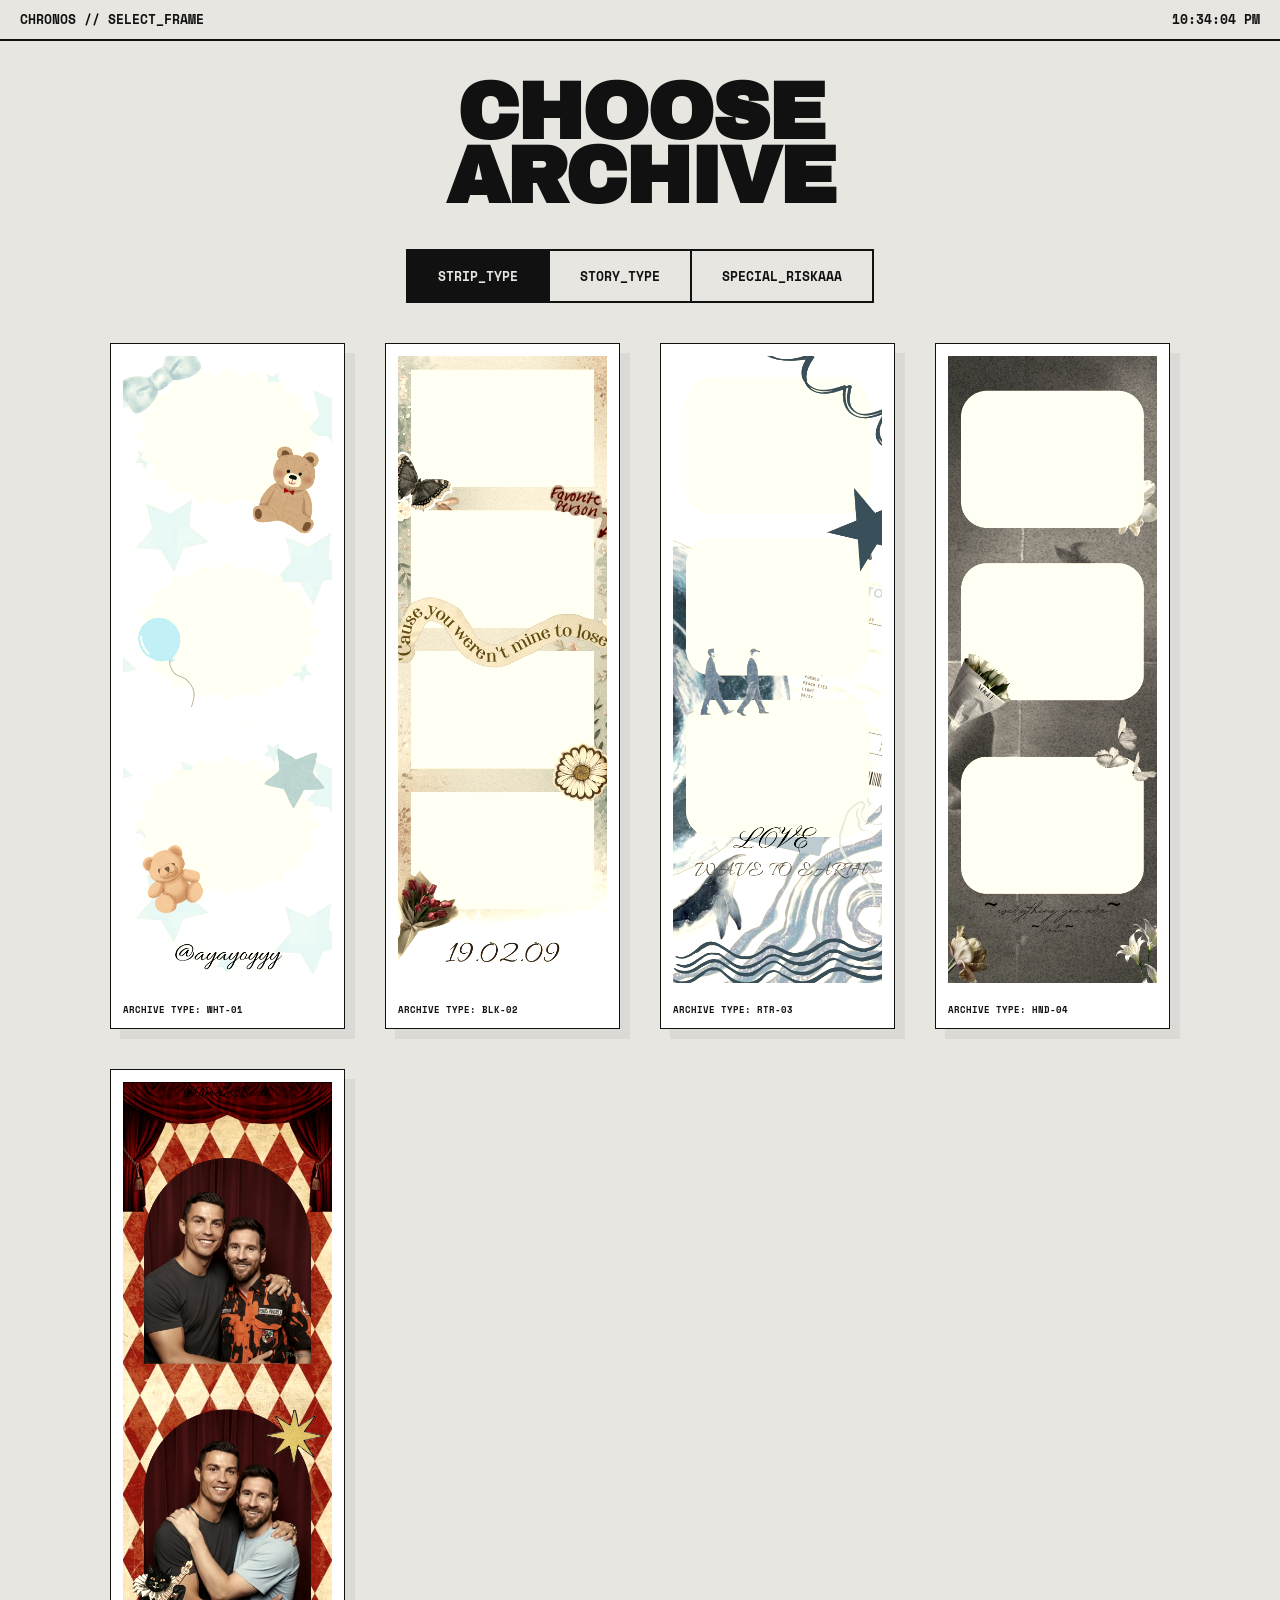
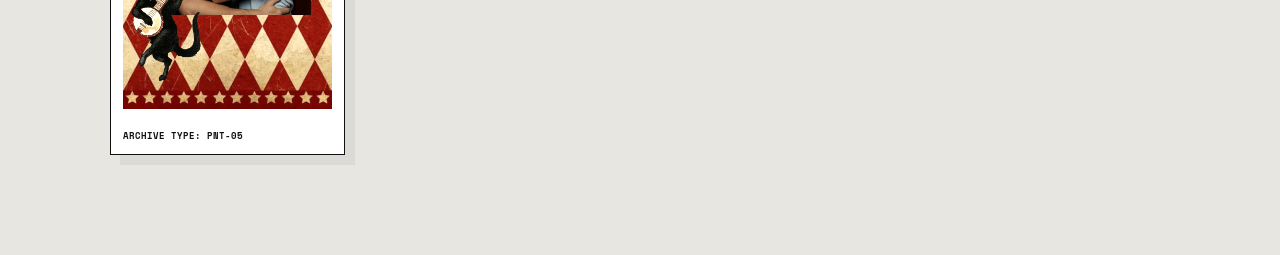
<file: cobacoba/layout.html>
<!DOCTYPE html>
<html lang="id">
<head>
    <meta charset="UTF-8">
    <meta name="viewport" content="width=device-width, initial-scale=1.0">
    <title>SELECT FRAME — CHRONOS SYSTEM</title>
    <link href="https://fonts.googleapis.com/css2?family=Archivo+Black&family=Space+Mono&display=swap" rel="stylesheet">
    <style>
        /* --- CHRONOS THEME BASE --- */
        * { margin: 0; padding: 0; box-sizing: border-box; }
        
        :root {
            --paper: #e8e6e1; 
            --ink: #111;
            --accent: #999;
        }

        body { 
            background: var(--paper); 
            color: var(--ink); 
            font-family: 'Space Mono', monospace; 
            overflow-x: hidden;
            display: flex;
            flex-direction: column;
            align-items: center;
            min-height: 100vh;
        }

        /* --- VINTAGE GRAIN OVERLAY --- */
        body::before {
            content: "";
            position: fixed; top: 0; left: 0; width: 100%; height: 100%;
            background: url('https://www.transparenttextures.com/patterns/stardust.png');
            opacity: 0.4; pointer-events: none; z-index: 1000;
        }

        /* --- TOP BAR --- */
        .time-header {
            width: 100%;
            border-bottom: 2px solid var(--ink);
            padding: 10px 20px;
            display: flex;
            justify-content: space-between;
            font-size: 0.8rem;
            font-weight: bold;
            text-transform: uppercase;
            position: sticky;
            top: 0;
            background: var(--paper);
            z-index: 1100;
        }

        h1 { 
            font-family: 'Archivo Black', sans-serif;
            font-size: clamp(2.5rem, 8vw, 5rem);
            text-align: center;
            text-transform: uppercase;
            margin: 40px 0;
            letter-spacing: -2px;
            line-height: 0.8;
        }

        /* --- TAB SYSTEM: BRUTAL STYLE --- */
        .tab-container {
            display: flex;
            gap: 0;
            margin-bottom: 40px;
            border: 2px solid var(--ink);
        }

        .tab-btn {
            background: transparent;
            border: none;
            border-right: 2px solid var(--ink);
            color: var(--ink);
            padding: 15px 30px;
            font-family: 'Space Mono', monospace;
            font-weight: bold;
            text-transform: uppercase;
            cursor: pointer;
            transition: 0.2s;
        }

        .tab-btn:last-child { border-right: none; }

        .tab-btn.active {
            background: var(--ink);
            color: var(--paper);
        }

        /* --- LAYOUT SECTIONS --- */
        .layout-section {
            display: none;
            width: 100%;
            max-width: 1100px;
            padding: 0 20px 100px 20px;
        }

        .layout-section.active { display: block; }

        .grid-container { 
            display: grid; 
            grid-template-columns: repeat(auto-fit, minmax(220px, 1fr)); 
            gap: 40px; 
            justify-items: center;
        }

        /* --- FRAME CARD: MUSEUM STYLE --- */
        .frame-card { 
            background: #fff; 
            padding: 12px 12px 45px 12px; 
            border: 1px solid var(--ink);
            cursor: pointer; 
            transition: 0.4s cubic-bezier(0.19, 1, 0.22, 1); 
            position: relative;
            width: 100%;
            max-width: 250px;
            box-shadow: 10px 10px 0px rgba(0,0,0,0.05);
        }

        .frame-card::after {
            content: "ARCHIVE TYPE: "attr(data-type);
            position: absolute; bottom: 12px; left: 12px;
            font-size: 9px; font-weight: bold;
        }

        .frame-card img { 
            width: 100%; 
            display: block;
            filter: sepia(0.3) contrast(1.1);
            transition: 0.3s;
            background: #eee;
        }

        .frame-card:hover { 
            transform: translateY(-10px) rotate(2deg);
            box-shadow: 20px 20px 0px rgba(0,0,0,0.1);
            z-index: 10;
        }

        .frame-card:hover img { filter: sepia(0) contrast(1); }

        .selected { 
            background: var(--ink) !important;
            border-color: var(--ink) !important;
            transform: scale(1.05) !important;
        }
        
        .selected img { filter: sepia(0) brightness(0.9) !important; }
        .selected::after { color: var(--paper); }

        /* --- MOBILE --- */
        @media (max-width: 600px) {
            .grid-container { grid-template-columns: 1fr 1fr; gap: 15px; }
            h1 { font-size: 2.5rem; }
            .tab-btn { padding: 10px 15px; font-size: 0.7rem; }
        }
    </style>
</head>
<body>

    <div class="time-header">
        <div>CHRONOS // SELECT_FRAME</div>
        <div id="clock">00:00:00</div>
    </div>

    <h1>CHOOSE<br>ARCHIVE</h1>

    <div class="tab-container">
        <button class="tab-btn active" onclick="switchTab('strip', this)">STRIP_TYPE</button>
        <button class="tab-btn" onclick="switchTab('story', this)">STORY_TYPE</button>
        <button class="tab-btn" onclick="switchTab('special', this)">SPECIAL_RISKAAA</button>
    </div>

    <div id="strip" class="layout-section active">
        <div class="grid-container">
            <div class="frame-card" data-type="WHT-01" onclick="selectLayout('layoutA', this)">
                <img src="frames/1.png" alt="Frame 1">
            </div>
            <div class="frame-card" data-type="BLK-02" onclick="selectLayout('layoutB', this)">
                <img src="frames/3.png" alt="Frame 2">
            </div>
            <div class="frame-card" data-type="RTR-03" onclick="selectLayout('layoutC', this)">
                <img src="frames/8.png" alt="Frame 3">
            </div>
            <div class="frame-card" data-type="HND-04" onclick="selectLayout('layoutD', this)">
                <img src="frames/2.png" alt="Frame 4">
            </div>
            <div class="frame-card" data-type="PNT-05" onclick="selectLayout('layoutE', this)">
                <img src="frames/4.png" alt="Frame 5">
            </div>
            <!-- <div class="frame-card" data-type="CUT-06" onclick="selectLayout('layoutF', this)">
                <img src="frames/6.png" alt="Frame 6">
            </div> -->
            <!-- <div class="frame-card" data-type="TS-08" onclick="selectLayout('layoutH', this)">
                <img src="frames/8.png" alt="Frame 8">
            </div> -->
            <!-- <div class="frame-card" data-type="TS-08" onclick="selectLayout('layoutJ', this)">
                <img src="frames/10.png" alt="Frame 10">
            </div> -->
        </div>
    </div>

    <div id="story" class="layout-section">
        <div class="grid-container">
            <div class="frame-card" data-type="WIN-98" onclick="selectLayout('layoutG', this)">
                <img src="frames/6.png" alt="Frame 7">
            </div>
        </div>
    </div>

    <div id="special" class="layout-section">
            <div class="frame-card" data-type="Special" onclick="selectLayout('layoutI', this)">
                <img src="frames/9.png" alt="Frame 9">
            </div>
        </div>
    </div>

    <script>
        // Realtime Clock
        function updateClock() {
            const now = new Date();
            document.getElementById('clock').innerText = now.toLocaleTimeString();
        }
        setInterval(updateClock, 1000);
        updateClock();

        function switchTab(tabId, btn) {
            document.querySelectorAll('.layout-section').forEach(s => s.classList.remove('active'));
            document.querySelectorAll('.tab-btn').forEach(b => b.classList.remove('active'));
            document.getElementById(tabId).classList.add('active');
            btn.classList.add('active');
        }

        function selectLayout(layoutName, element) {
            localStorage.setItem('selectedLayout', layoutName);
            document.querySelectorAll('.frame-card').forEach(c => c.classList.remove('selected'));
            element.classList.add('selected');

            if (navigator.vibrate) navigator.vibrate(40);

            setTimeout(() => {
                window.location.href = 'camera.html';
            }, 500);
        }
    </script>
</body>
</html>
</file>
